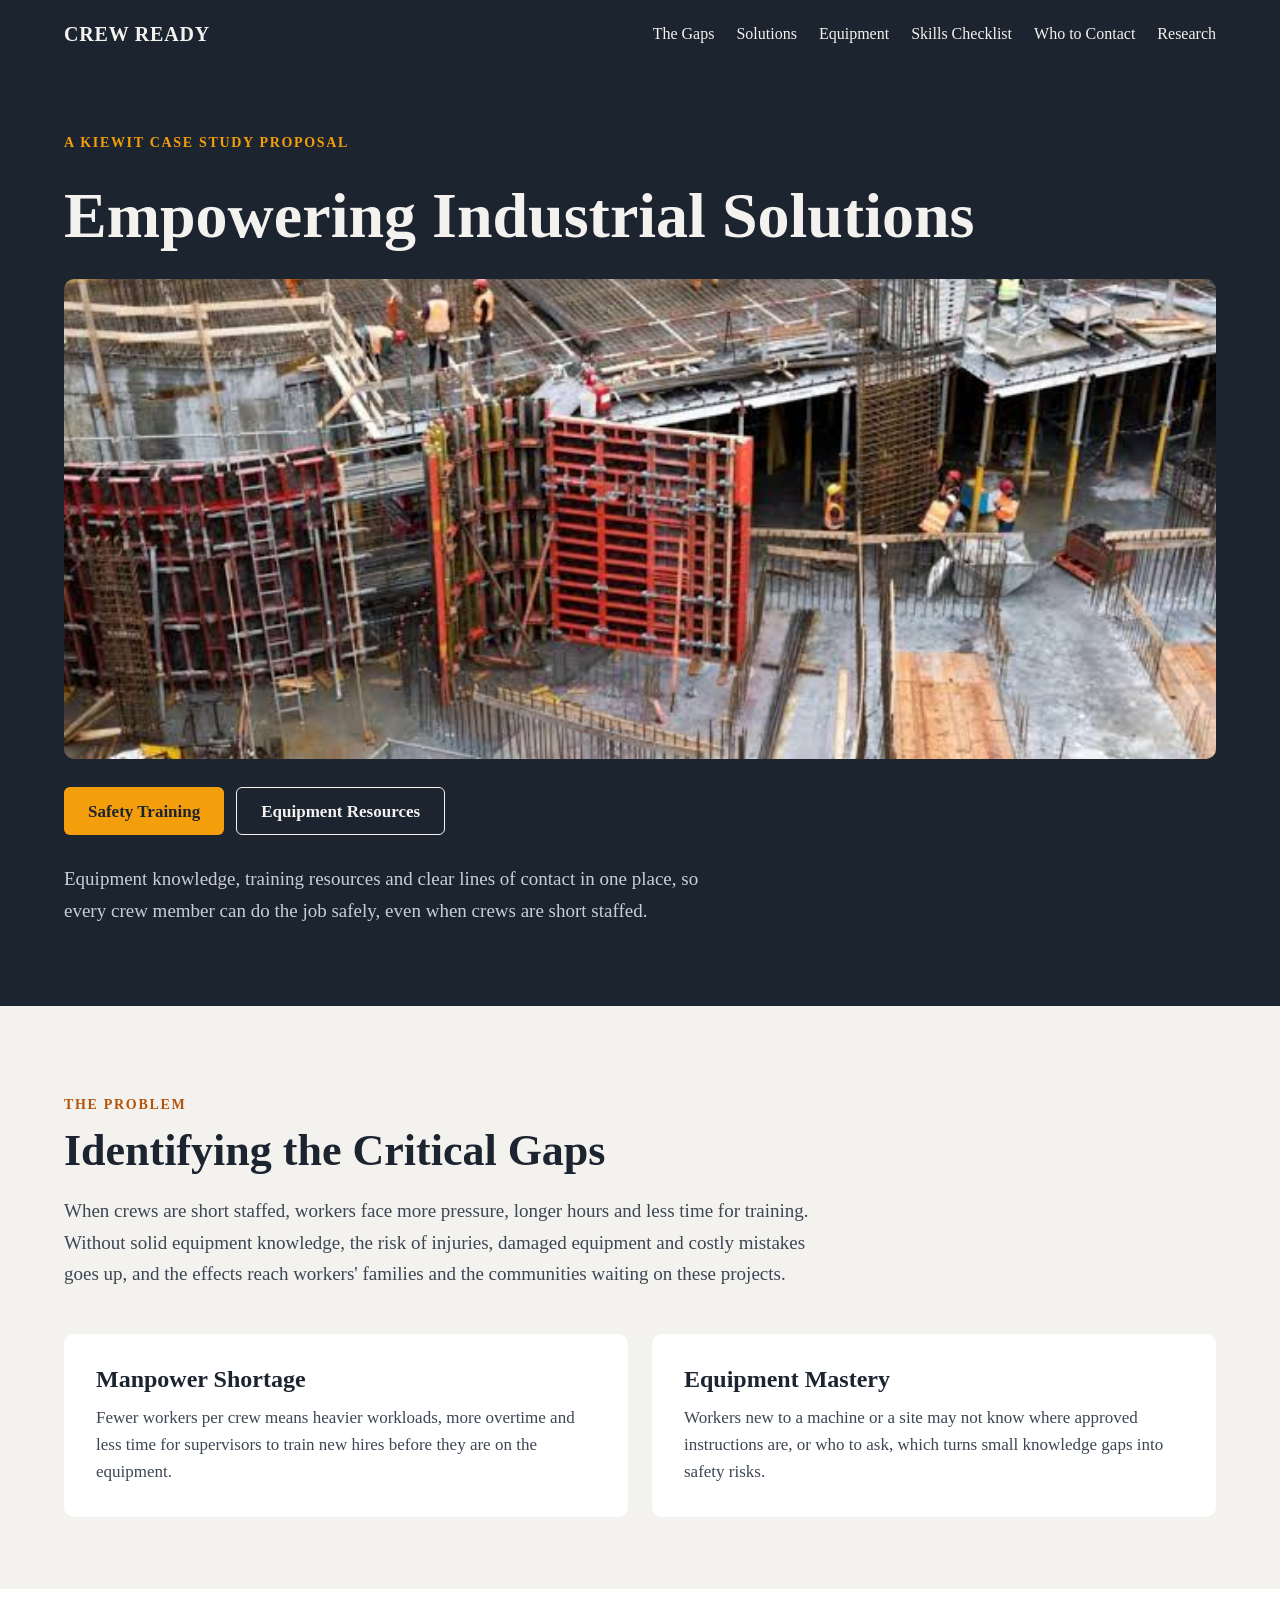
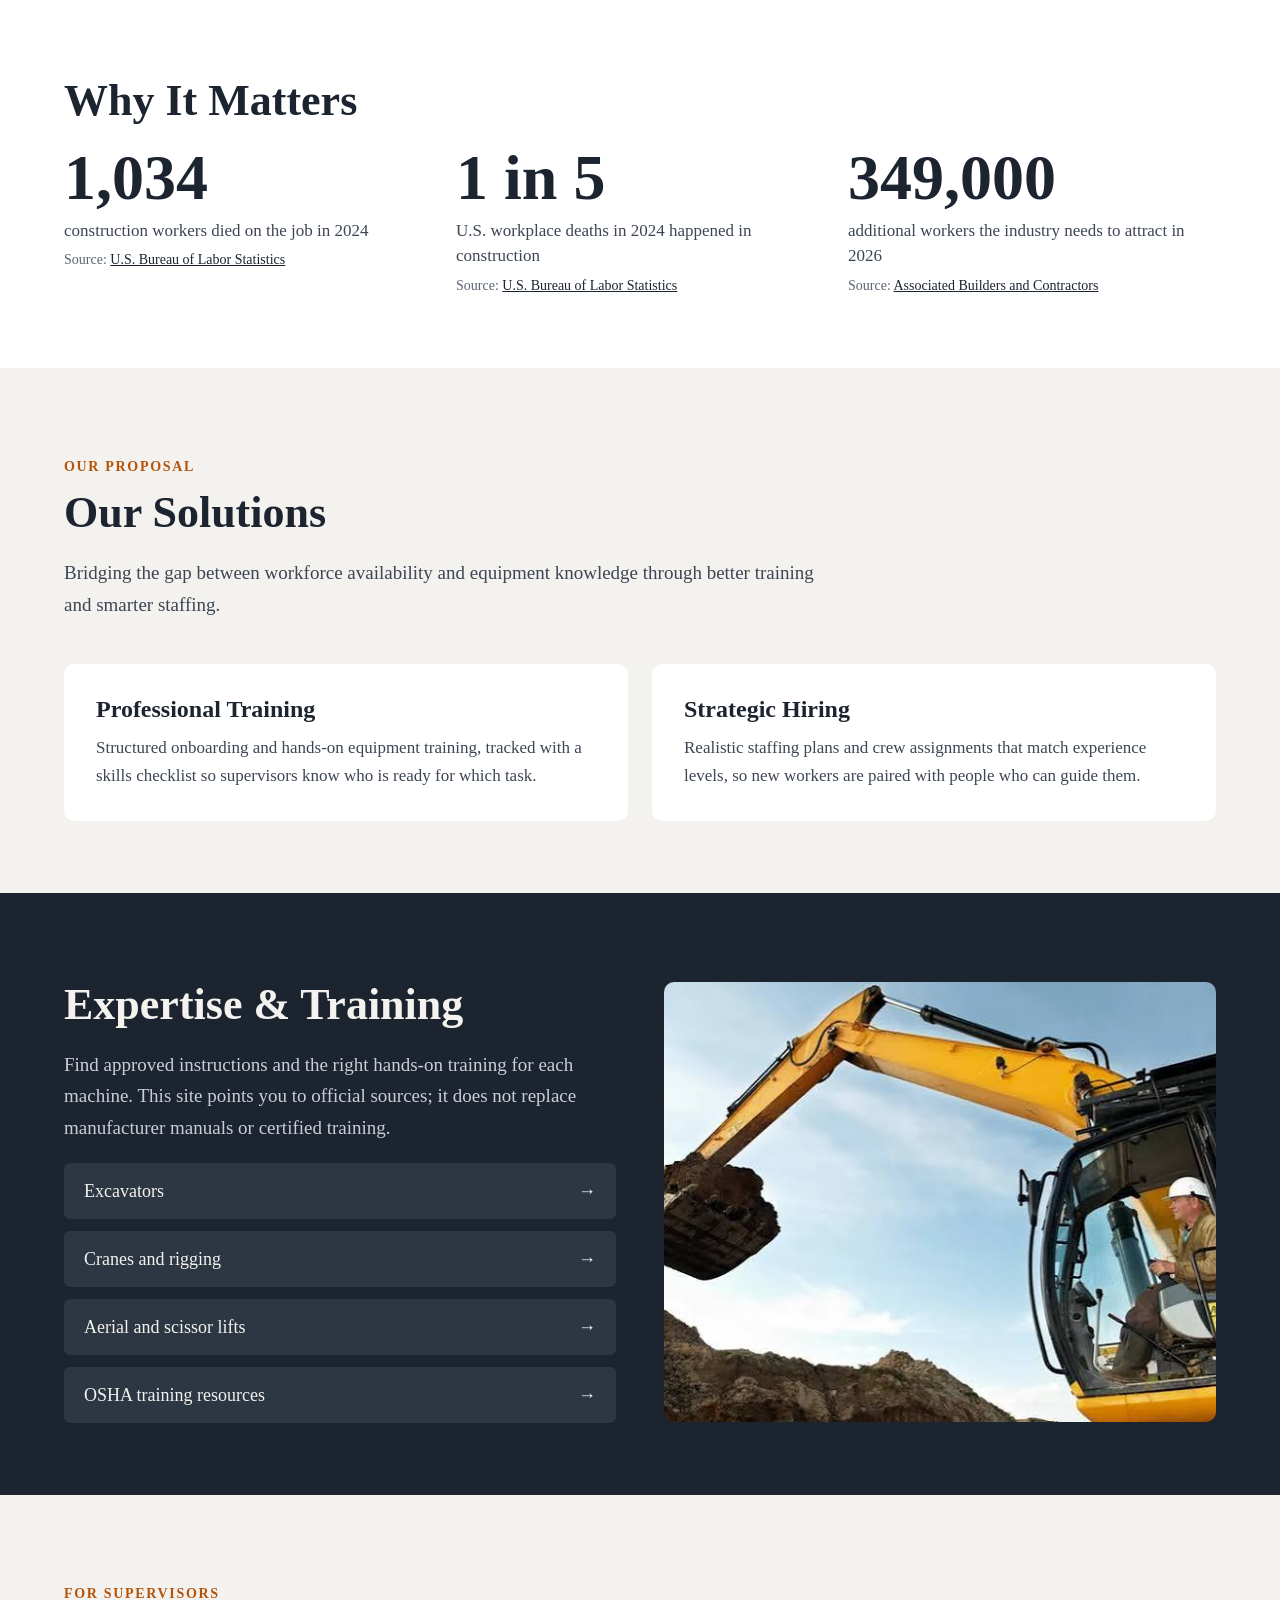
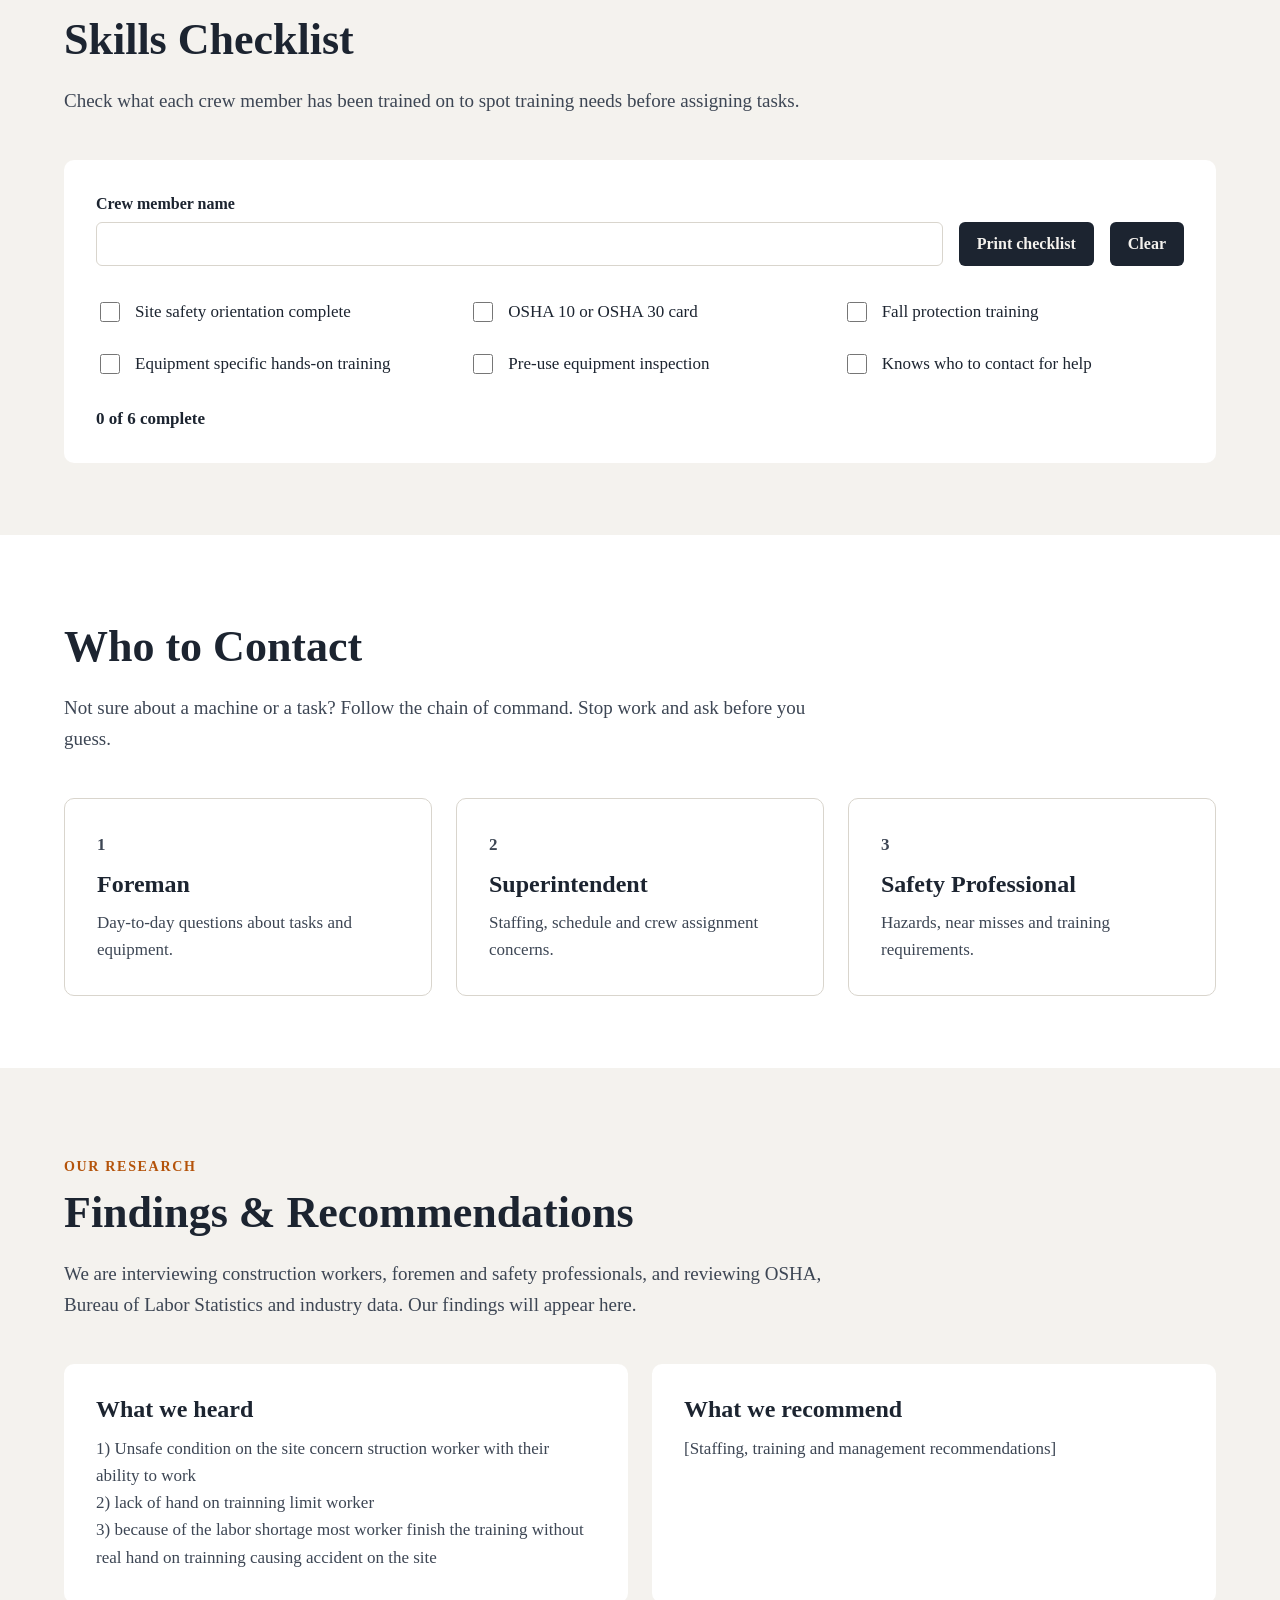
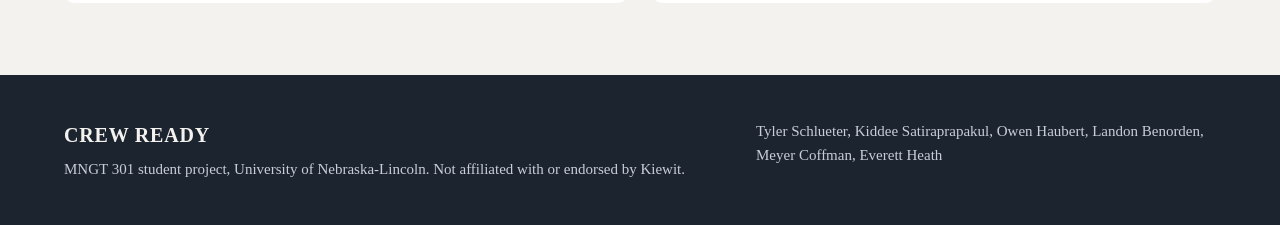
<file: index.html>
<!doctype html>
<html lang="en">
<head>
<meta charset="utf-8">
<title>Crew Ready</title>
<meta http-equiv="refresh" content="0; url=images/crew-ready/">
</head>
<body>
<p><a href="images/crew-ready/">Go to the Crew Ready site</a></p>
</body>
</html>
</file>
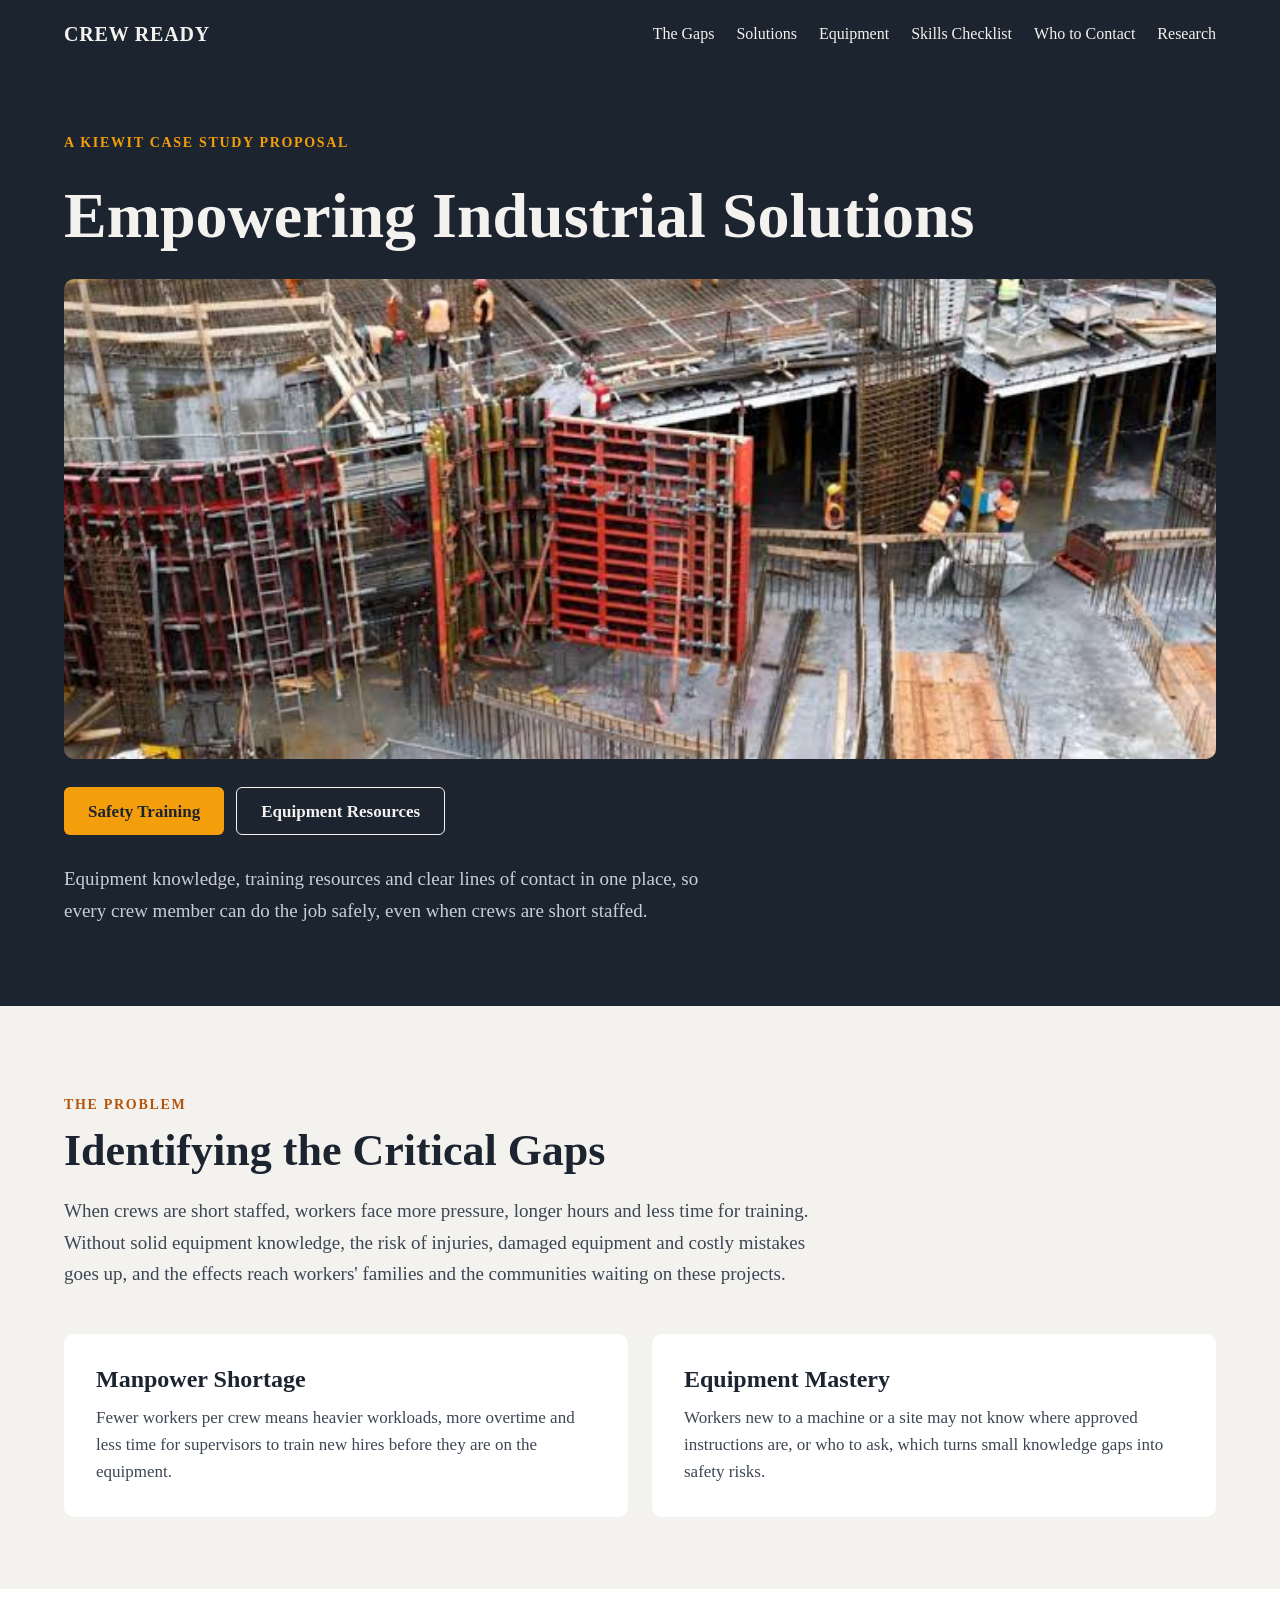
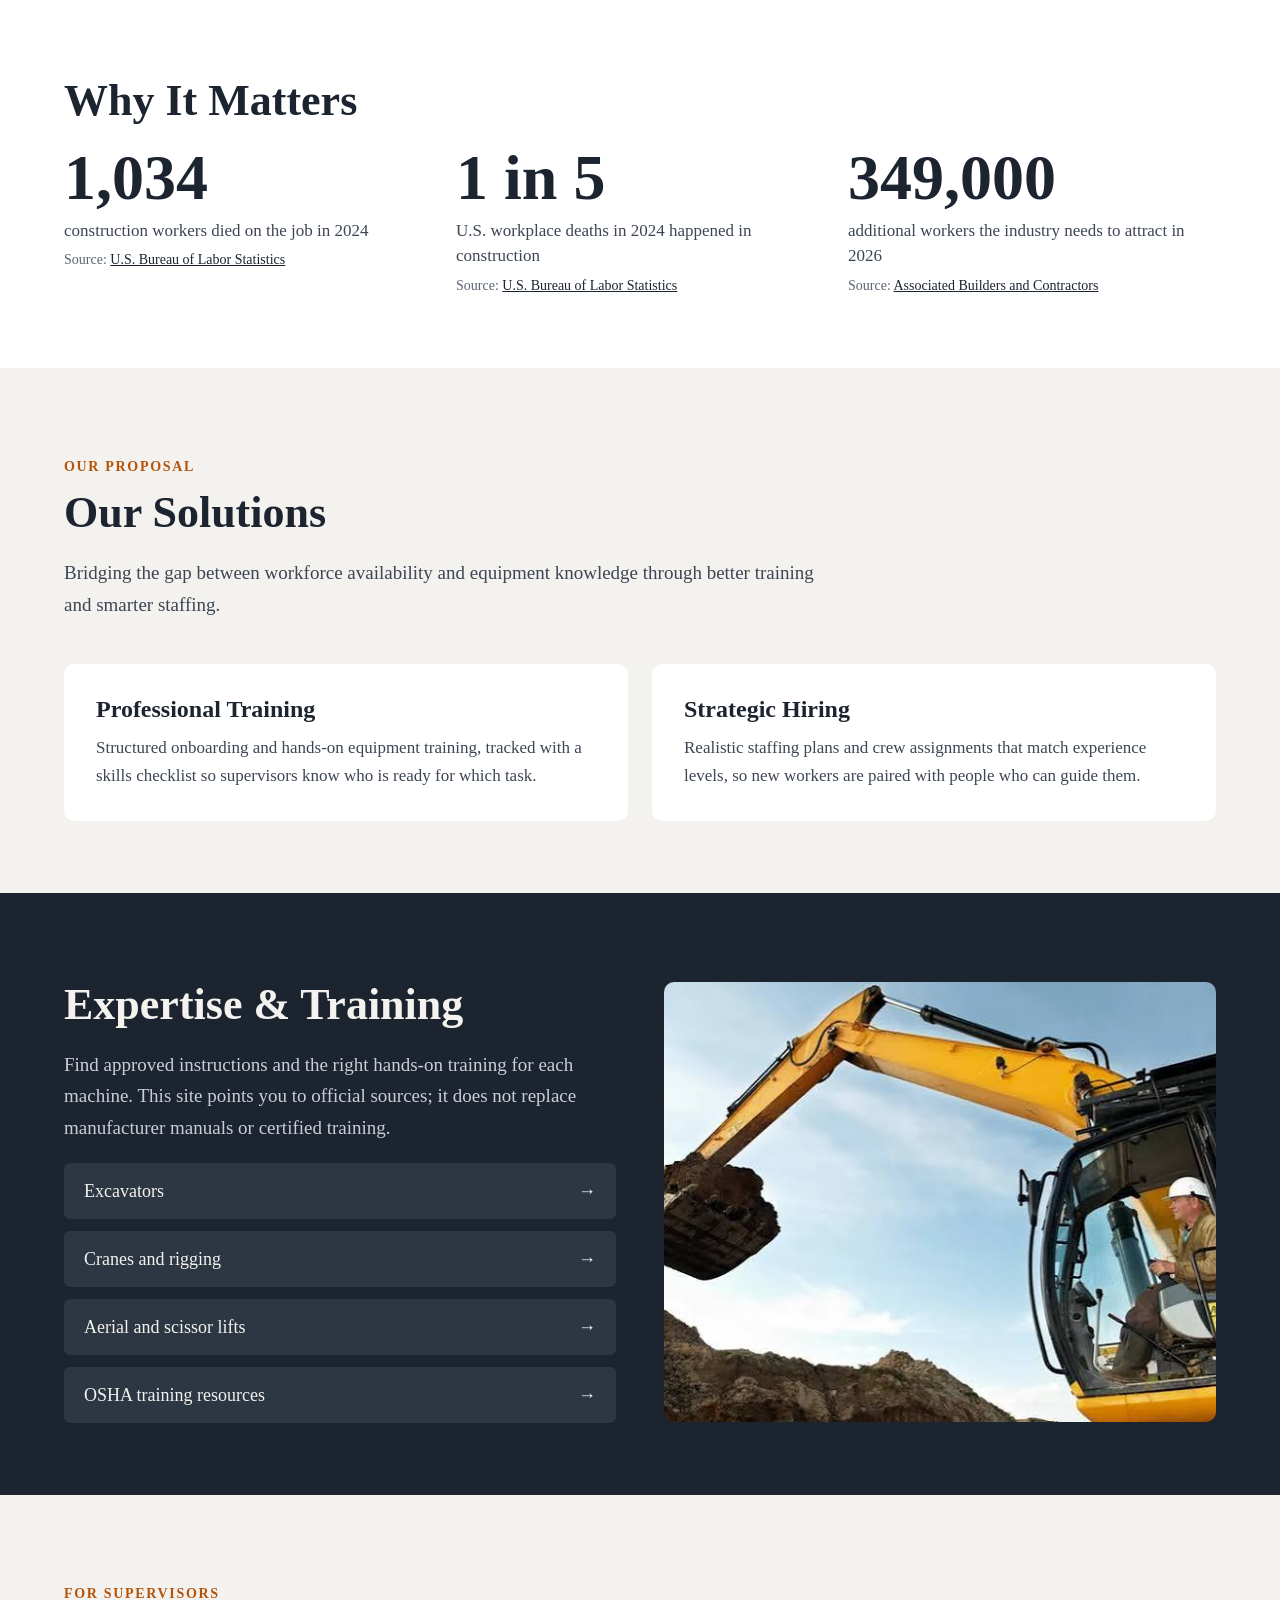
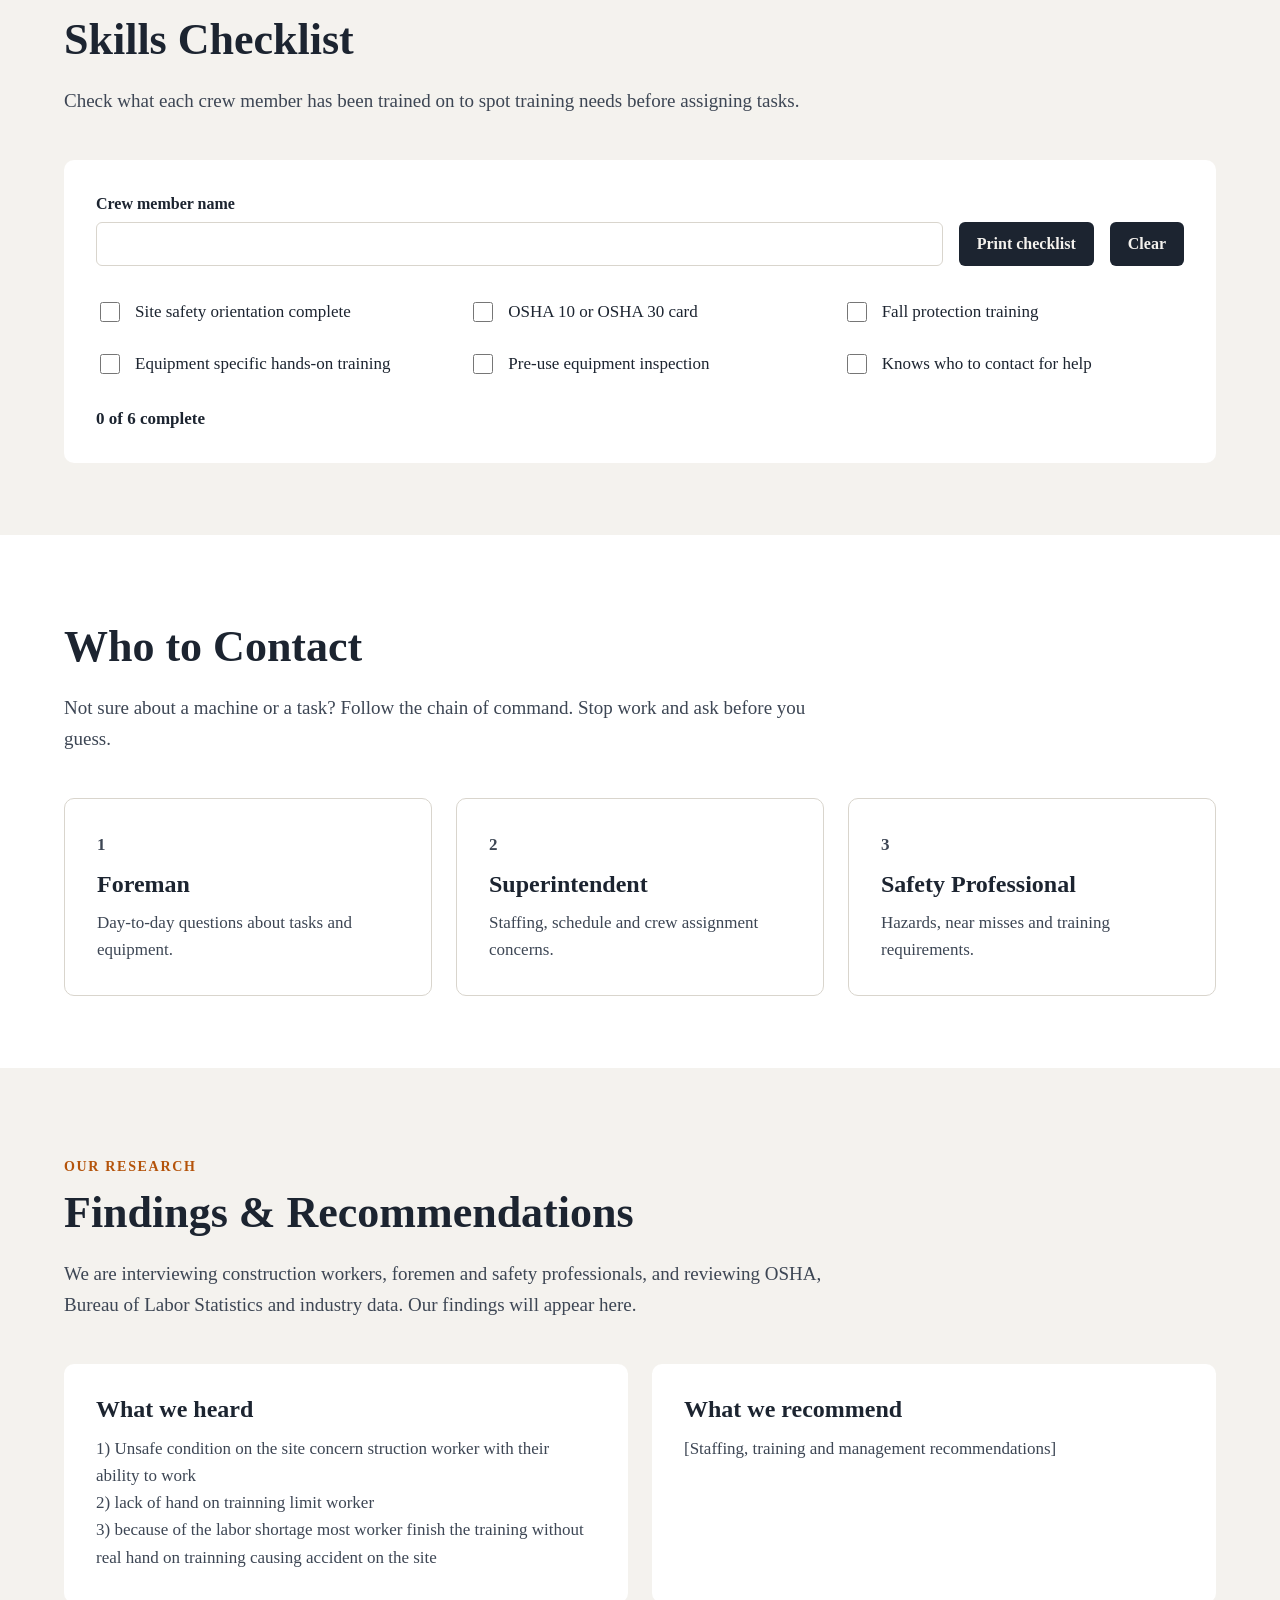
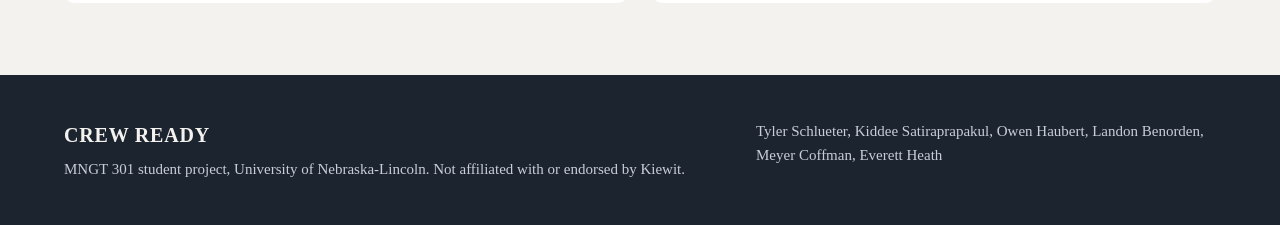
<file: images/crew-ready/index.html>
<!doctype html>
<html lang="en">
<head>
<meta charset="utf-8">
<meta name="viewport" content="width=device-width, initial-scale=1">
<title>Crew Ready | Building Safer Construction Crews</title>
<meta name="description" content="A MNGT 301 student proposal on construction labor shortages and equipment knowledge gaps, with training resources, a skills checklist and a guide to who to contact.">
<link rel="stylesheet" href="styles.css">
</head>
<body>

<header class="site-header">
  <div class="wrap">
    <a class="brand" href="index.html">CREW READY</a>
    <nav class="nav" aria-label="Main">
      <a href="#gaps">The Gaps</a>
      <a href="#solutions">Solutions</a>
      <a href="#equipment">Equipment</a>
      <a href="#checklist">Skills Checklist</a>
      <a href="#contact">Who to Contact</a>
      <a href="#research">Research</a>
    </nav>
  </div>
</header>

<main>

<section class="hero dark" id="top">
  <div class="wrap">
    <p class="eyebrow">A Kiewit Case Study Proposal</p>
    <h1>Empowering Industrial Solutions</h1>
    <img class="hero-img" src="images/job-site.png" alt="Construction crew in hard hats and safety vests working on rebar and concrete forms">
    <div class="buttons">
      <a class="btn btn-primary" href="training/osha-training.html">Safety Training</a>
      <a class="btn btn-outline" href="#equipment">Equipment Resources</a>
    </div>
    <p class="lead">Equipment knowledge, training resources and clear lines of contact in one place, so every crew member can do the job safely, even when crews are short staffed.</p>
  </div>
</section>

<section id="gaps">
  <div class="wrap">
    <p class="eyebrow">The Problem</p>
    <h2>Identifying the Critical Gaps</h2>
    <p class="lead">When crews are short staffed, workers face more pressure, longer hours and less time for training. Without solid equipment knowledge, the risk of injuries, damaged equipment and costly mistakes goes up, and the effects reach workers' families and the communities waiting on these projects.</p>
    <div class="grid">
      <div class="card">
        <h3>Manpower Shortage</h3>
        <p>Fewer workers per crew means heavier workloads, more overtime and less time for supervisors to train new hires before they are on the equipment.</p>
      </div>
      <div class="card">
        <h3>Equipment Mastery</h3>
        <p>Workers new to a machine or a site may not know where approved instructions are, or who to ask, which turns small knowledge gaps into safety risks.</p>
      </div>
    </div>
  </div>
</section>

<section class="light" aria-labelledby="why">
  <div class="wrap">
    <h2 id="why">Why It Matters</h2>
    <div class="grid">
      <div>
        <p class="stat-num">1,034</p>
        <p class="stat-label">construction workers died on the job in 2024</p>
        <p class="stat-source">Source: <a href="https://www.bls.gov/news.release/cfoi.nr0.htm">U.S. Bureau of Labor Statistics</a></p>
      </div>
      <div>
        <p class="stat-num">1 in 5</p>
        <p class="stat-label">U.S. workplace deaths in 2024 happened in construction</p>
        <p class="stat-source">Source: <a href="https://www.bls.gov/news.release/cfoi.nr0.htm">U.S. Bureau of Labor Statistics</a></p>
      </div>
      <div>
        <p class="stat-num">349,000</p>
        <p class="stat-label">additional workers the industry needs to attract in 2026</p>
        <p class="stat-source">Source: <a href="https://www.abc.org/wfshortage">Associated Builders and Contractors</a></p>
      </div>
    </div>
  </div>
</section>

<section id="solutions">
  <div class="wrap">
    <p class="eyebrow">Our Proposal</p>
    <h2>Our Solutions</h2>
    <p class="lead">Bridging the gap between workforce availability and equipment knowledge through better training and smarter staffing.</p>
    <div class="grid">
      <div class="card">
        <h3>Professional Training</h3>
        <p>Structured onboarding and hands-on equipment training, tracked with a skills checklist so supervisors know who is ready for which task.</p>
      </div>
      <div class="card">
        <h3>Strategic Hiring</h3>
        <p>Realistic staffing plans and crew assignments that match experience levels, so new workers are paired with people who can guide them.</p>
      </div>
    </div>
  </div>
</section>

<section class="dark" id="equipment">
  <div class="wrap split">
    <div>
      <h2>Expertise &amp; Training</h2>
      <p class="lead" style="margin-bottom: 20px">Find approved instructions and the right hands-on training for each machine. This site points you to official sources; it does not replace manufacturer manuals or certified training.</p>
      <div class="link-list">
        <a class="link-row" href="training/excavators.html"><span>Excavators</span><span aria-hidden="true">&rarr;</span></a>
        <a class="link-row" href="training/cranes-rigging.html"><span>Cranes and rigging</span><span aria-hidden="true">&rarr;</span></a>
        <a class="link-row" href="training/aerial-lifts.html"><span>Aerial and scissor lifts</span><span aria-hidden="true">&rarr;</span></a>
        <a class="link-row" href="training/osha-training.html"><span>OSHA training resources</span><span aria-hidden="true">&rarr;</span></a>
      </div>
    </div>
    <img class="split-img" src="images/excavator.png" alt="Excavator operator in a hard hat lifting a bucket of soil">
  </div>
</section>

<section id="checklist">
  <div class="wrap">
    <p class="eyebrow">For Supervisors</p>
    <h2>Skills Checklist</h2>
    <p class="lead">Check what each crew member has been trained on to spot training needs before assigning tasks.</p>
    <form class="checklist" id="skills-form">
      <div class="checklist-top">
        <label>Crew member name
          <input type="text" name="worker" autocomplete="off">
        </label>
        <button type="button" class="btn btn-small" id="print-btn">Print checklist</button>
        <button type="reset" class="btn btn-small">Clear</button>
      </div>
      <fieldset class="checks">
        <legend class="sr-only" style="position:absolute;left:-9999px">Training completed</legend>
        <label><input type="checkbox"> Site safety orientation complete</label>
        <label><input type="checkbox"> OSHA 10 or OSHA 30 card</label>
        <label><input type="checkbox"> Fall protection training</label>
        <label><input type="checkbox"> Equipment specific hands-on training</label>
        <label><input type="checkbox"> Pre-use equipment inspection</label>
        <label><input type="checkbox"> Knows who to contact for help</label>
      </fieldset>
      <p class="progress" id="progress" aria-live="polite">0 of 6 complete</p>
    </form>
  </div>
</section>

<section class="light" id="contact">
  <div class="wrap">
    <h2>Who to Contact</h2>
    <p class="lead">Not sure about a machine or a task? Follow the chain of command. Stop work and ask before you guess.</p>
    <div class="grid">
      <div class="card">
        <p class="step-num">1</p>
        <h3>Foreman</h3>
        <p>Day-to-day questions about tasks and equipment.</p>
      </div>
      <div class="card">
        <p class="step-num">2</p>
        <h3>Superintendent</h3>
        <p>Staffing, schedule and crew assignment concerns.</p>
      </div>
      <div class="card">
        <p class="step-num">3</p>
        <h3>Safety Professional</h3>
        <p>Hazards, near misses and training requirements.</p>
      </div>
    </div>
  </div>
</section>

<section id="research">
  <div class="wrap">
    <p class="eyebrow">Our Research</p>
    <h2>Findings &amp; Recommendations</h2>
    <p class="lead">We are interviewing construction workers, foremen and safety professionals, and reviewing OSHA, Bureau of Labor Statistics and industry data. Our findings will appear here.</p>
    <div class="grid">
      <div class="card">
        <h3>What we heard</h3>
        <p>1) Unsafe condition on the site concern struction worker with their ability to work <br> 
          2) lack of hand on trainning limit worker <br>
          3) because of the labor shortage most worker finish the training without real hand on trainning causing accident on the site</p>
      </div>
      <div class="card">
        <h3>What we recommend</h3>
        <p>[Staffing, training and management recommendations]</p>
      </div>
    </div>
  </div>
</section>

</main>

<footer class="site-footer">
  <div class="wrap">
    <div>
      <a class="brand" href="index.html">CREW READY</a>
      <p>MNGT 301 student project, University of Nebraska-Lincoln. Not affiliated with or endorsed by Kiewit.</p>
    </div>
    <p style="max-width: 460px"> Tyler Schlueter, Kiddee Satiraprapakul, Owen Haubert, Landon Benorden, Meyer Coffman, Everett Heath</p>
  </div>
</footer>

<script>
  (function () {
    var form = document.getElementById('skills-form');
    var boxes = form.querySelectorAll('.checks input[type="checkbox"]');
    var progress = document.getElementById('progress');
    function update() {
      var done = 0;
      boxes.forEach(function (b) { if (b.checked) done++; });
      progress.textContent = done + ' of ' + boxes.length + ' complete';
    }
    form.addEventListener('change', update);
    form.addEventListener('reset', function () { setTimeout(update, 0); });
    document.getElementById('print-btn').addEventListener('click', function () { window.print(); });
  })();
</script>
</body>
</html>
</file>
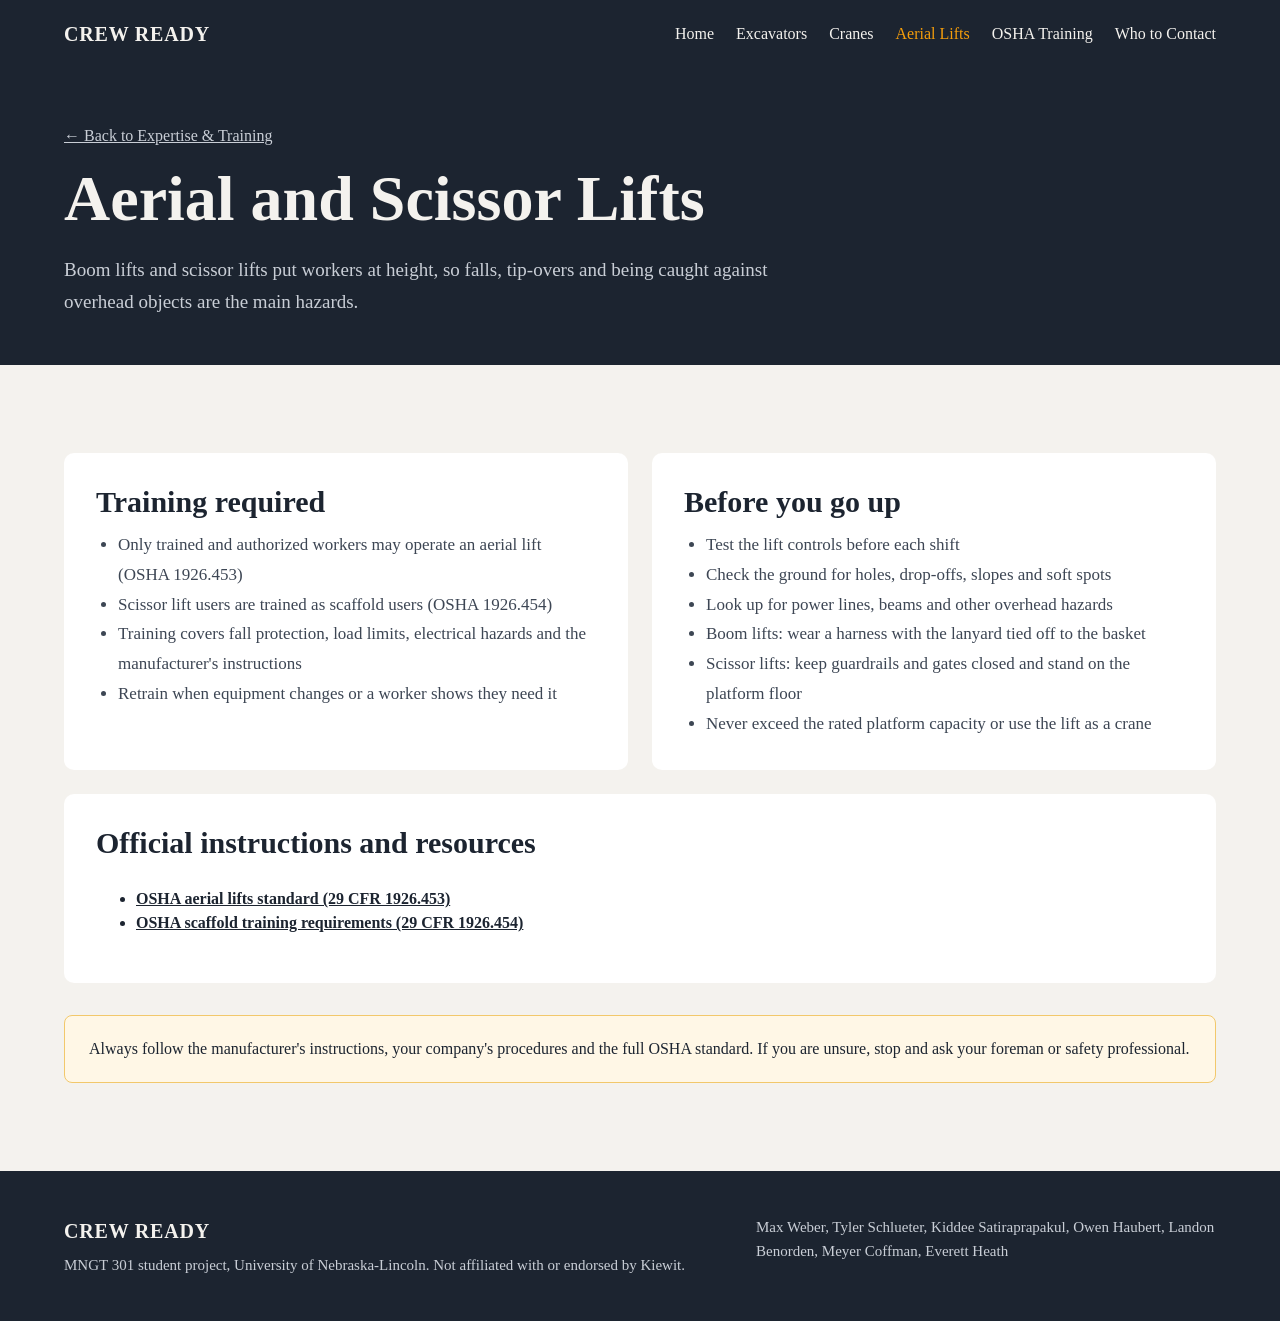
<file: images/crew-ready/training/aerial-lifts.html>
<!doctype html>
<html lang="en">
<head>
<meta charset="utf-8">
<meta name="viewport" content="width=device-width, initial-scale=1">
<title>Aerial and Scissor Lifts | Crew Ready</title>
<link rel="stylesheet" href="../styles.css">
</head>
<body>

<header class="site-header">
  <div class="wrap">
    <a class="brand" href="../index.html">CREW READY</a>
    <nav class="nav" aria-label="Training pages">
      <a href="../index.html">Home</a>
      <a href="excavators.html">Excavators</a>
      <a href="cranes-rigging.html">Cranes</a>
      <a href="aerial-lifts.html" aria-current="page">Aerial Lifts</a>
      <a href="osha-training.html">OSHA Training</a>
      <a href="../index.html#contact">Who to Contact</a>
    </nav>
  </div>
</header>

<main>
  <section class="dark page-hero">
    <div class="wrap">
      <p class="breadcrumb"><a href="../index.html#equipment">&larr; Back to Expertise &amp; Training</a></p>
      <h1>Aerial and Scissor Lifts</h1>
      <p class="lead" style="margin: 20px 0 0">Boom lifts and scissor lifts put workers at height, so falls, tip-overs and being caught against overhead objects are the main hazards.</p>
    </div>
  </section>

  <section>
    <div class="wrap">
      <div class="detail">
        <div class="card">
          <h2 style="font-size: 30px; margin: 0">Training required</h2>
          <ul>
          <li>Only trained and authorized workers may operate an aerial lift (OSHA 1926.453)</li>
          <li>Scissor lift users are trained as scaffold users (OSHA 1926.454)</li>
          <li>Training covers fall protection, load limits, electrical hazards and the manufacturer's instructions</li>
          <li>Retrain when equipment changes or a worker shows they need it</li>
          </ul>
        </div>
        <div class="card">
          <h2 style="font-size: 30px; margin: 0">Before you go up</h2>
          <ul>
          <li>Test the lift controls before each shift</li>
          <li>Check the ground for holes, drop-offs, slopes and soft spots</li>
          <li>Look up for power lines, beams and other overhead hazards</li>
          <li>Boom lifts: wear a harness with the lanyard tied off to the basket</li>
          <li>Scissor lifts: keep guardrails and gates closed and stand on the platform floor</li>
          <li>Never exceed the rated platform capacity or use the lift as a crane</li>
          </ul>
        </div>
      </div>

      <div class="card" style="margin-top: 24px">
        <h2 style="font-size: 30px; margin: 0">Official instructions and resources</h2>
        <ul>
          <li><a class="source-link" href="https://www.osha.gov/laws-regs/regulations/standardnumber/1926/1926.453">OSHA aerial lifts standard (29 CFR 1926.453)</a></li>
          <li><a class="source-link" href="https://www.osha.gov/laws-regs/regulations/standardnumber/1926/1926.454">OSHA scaffold training requirements (29 CFR 1926.454)</a></li>
        </ul>
      </div>

      <p class="note"> Always follow the manufacturer's instructions, your company's procedures and the full OSHA standard. If you are unsure, stop and ask your foreman or safety professional.</p>
    </div>
  </section>
</main>

<footer class="site-footer">
  <div class="wrap">
    <div>
      <a class="brand" href="../index.html">CREW READY</a>
      <p>MNGT 301 student project, University of Nebraska-Lincoln. Not affiliated with or endorsed by Kiewit.</p>
    </div>
    <p style="max-width: 460px">Max Weber, Tyler Schlueter, Kiddee Satiraprapakul, Owen Haubert, Landon Benorden, Meyer Coffman, Everett Heath</p>
  </div>
</footer>
</body>
</html>
</file>
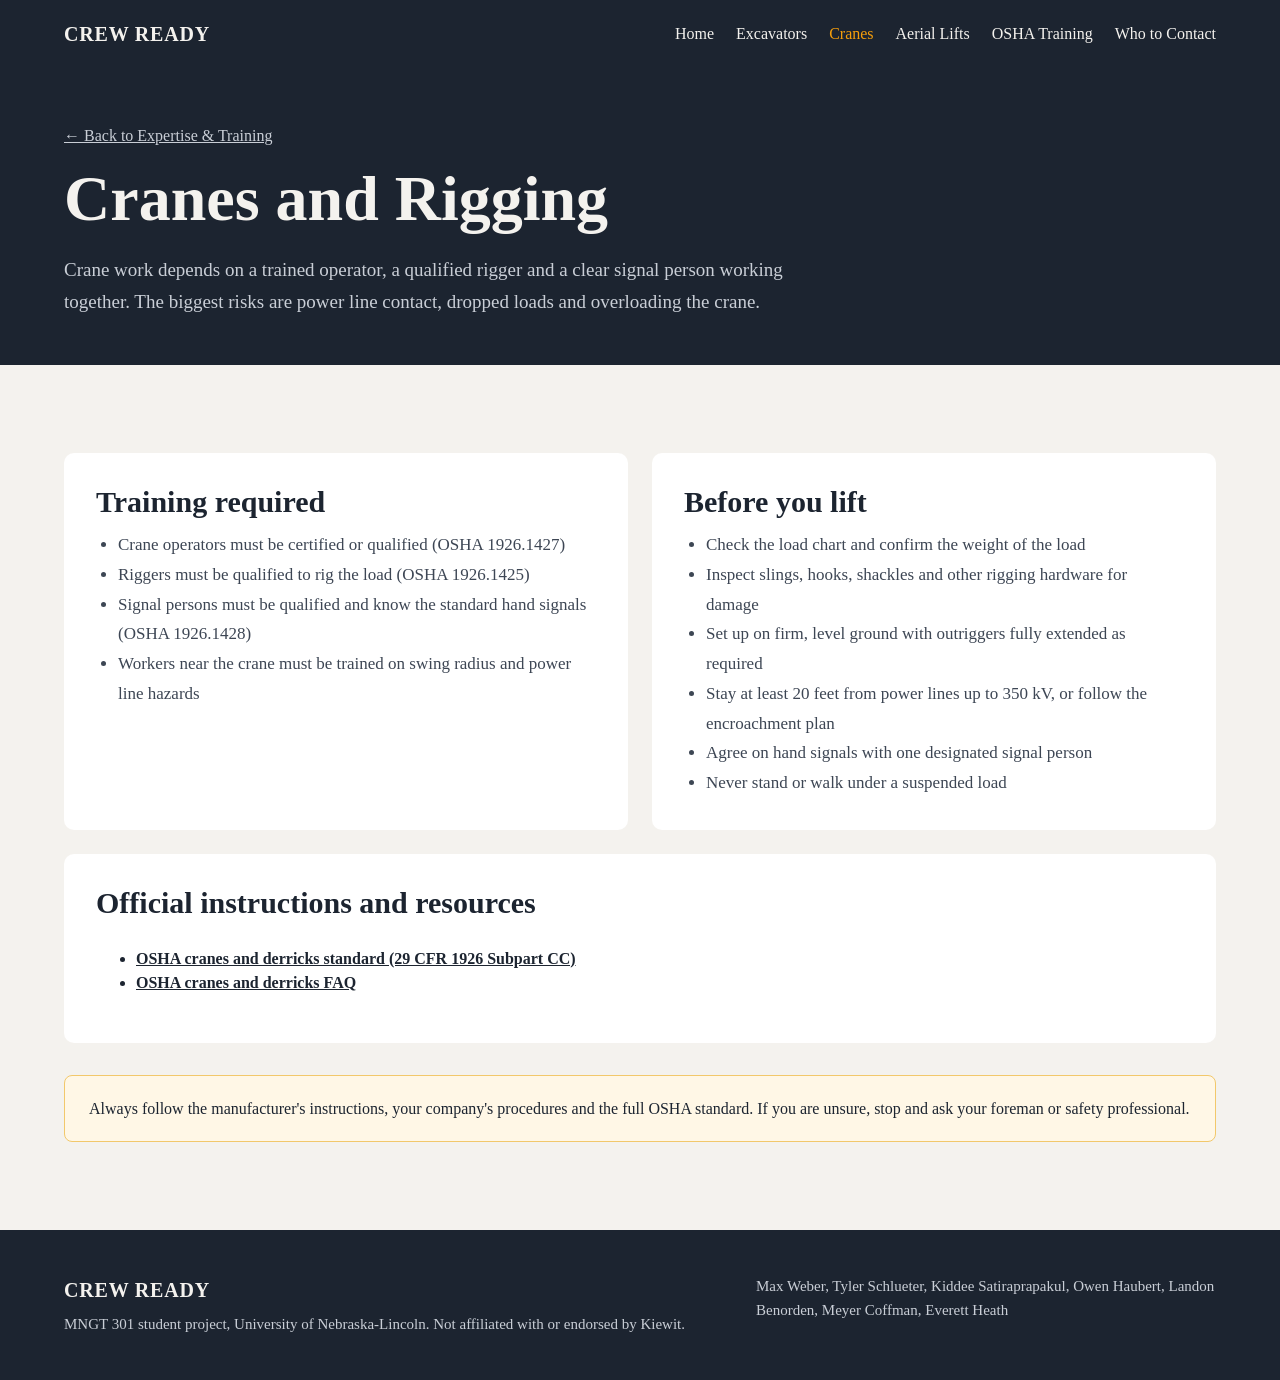
<file: images/crew-ready/training/cranes-rigging.html>
<!doctype html>
<html lang="en">
<head>
<meta charset="utf-8">
<meta name="viewport" content="width=device-width, initial-scale=1">
<title>Cranes and Rigging | Crew Ready</title>
<link rel="stylesheet" href="../styles.css">
</head>
<body>

<header class="site-header">
  <div class="wrap">
    <a class="brand" href="../index.html">CREW READY</a>
    <nav class="nav" aria-label="Training pages">
      <a href="../index.html">Home</a>
      <a href="excavators.html">Excavators</a>
      <a href="cranes-rigging.html" aria-current="page">Cranes</a>
      <a href="aerial-lifts.html">Aerial Lifts</a>
      <a href="osha-training.html">OSHA Training</a>
      <a href="../index.html#contact">Who to Contact</a>
    </nav>
  </div>
</header>

<main>
  <section class="dark page-hero">
    <div class="wrap">
      <p class="breadcrumb"><a href="../index.html#equipment">&larr; Back to Expertise &amp; Training</a></p>
      <h1>Cranes and Rigging</h1>
      <p class="lead" style="margin: 20px 0 0">Crane work depends on a trained operator, a qualified rigger and a clear signal person working together. The biggest risks are power line contact, dropped loads and overloading the crane.</p>
    </div>
  </section>

  <section>
    <div class="wrap">
      <div class="detail">
        <div class="card">
          <h2 style="font-size: 30px; margin: 0">Training required</h2>
          <ul>
          <li>Crane operators must be certified or qualified (OSHA 1926.1427)</li>
          <li>Riggers must be qualified to rig the load (OSHA 1926.1425)</li>
          <li>Signal persons must be qualified and know the standard hand signals (OSHA 1926.1428)</li>
          <li>Workers near the crane must be trained on swing radius and power line hazards</li>
          </ul>
        </div>
        <div class="card">
          <h2 style="font-size: 30px; margin: 0">Before you lift</h2>
          <ul>
          <li>Check the load chart and confirm the weight of the load</li>
          <li>Inspect slings, hooks, shackles and other rigging hardware for damage</li>
          <li>Set up on firm, level ground with outriggers fully extended as required</li>
          <li>Stay at least 20 feet from power lines up to 350 kV, or follow the encroachment plan</li>
          <li>Agree on hand signals with one designated signal person</li>
          <li>Never stand or walk under a suspended load</li>
          </ul>
        </div>
      </div>

      <div class="card" style="margin-top: 24px">
        <h2 style="font-size: 30px; margin: 0">Official instructions and resources</h2>
        <ul>
          <li><a class="source-link" href="https://www.osha.gov/laws-regs/regulations/standardnumber/1926/1926subpartCC">OSHA cranes and derricks standard (29 CFR 1926 Subpart CC)</a></li>
          <li><a class="source-link" href="https://www.osha.gov/cranes-derricks-construction/faq">OSHA cranes and derricks FAQ</a></li>
        </ul>
      </div>

      <p class="note">Always follow the manufacturer's instructions, your company's procedures and the full OSHA standard. If you are unsure, stop and ask your foreman or safety professional.</p>
    </div>
  </section>
</main>

<footer class="site-footer">
  <div class="wrap">
    <div>
      <a class="brand" href="../index.html">CREW READY</a>
      <p>MNGT 301 student project, University of Nebraska-Lincoln. Not affiliated with or endorsed by Kiewit.</p>
    </div>
    <p style="max-width: 460px">Max Weber, Tyler Schlueter, Kiddee Satiraprapakul, Owen Haubert, Landon Benorden, Meyer Coffman, Everett Heath</p>
  </div>
</footer>
</body>
</html>
</file>
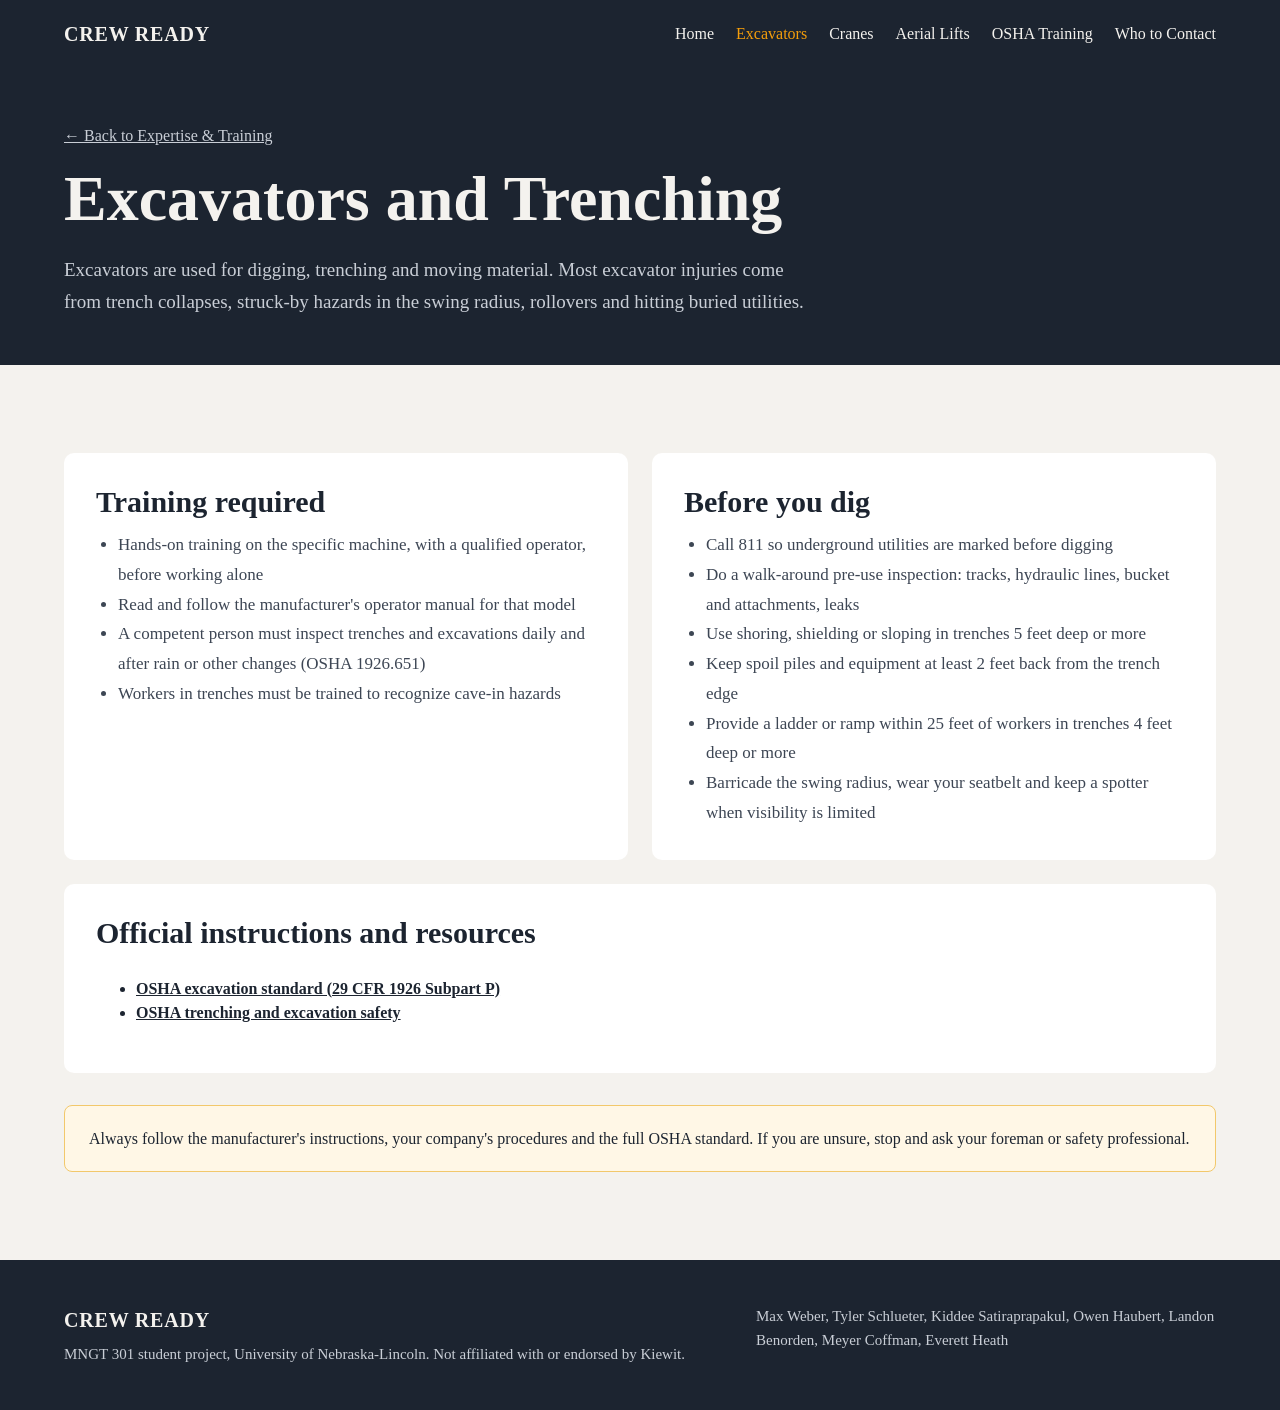
<file: images/crew-ready/training/excavators.html>
<!doctype html>
<html lang="en">
<head>
<meta charset="utf-8">
<meta name="viewport" content="width=device-width, initial-scale=1">
<title>Excavators and Trenching | Crew Ready</title>
<link rel="stylesheet" href="../styles.css">
</head>
<body>

<header class="site-header">
  <div class="wrap">
    <a class="brand" href="../index.html">CREW READY</a>
    <nav class="nav" aria-label="Training pages">
      <a href="../index.html">Home</a>
      <a href="excavators.html" aria-current="page">Excavators</a>
      <a href="cranes-rigging.html">Cranes</a>
      <a href="aerial-lifts.html">Aerial Lifts</a>
      <a href="osha-training.html">OSHA Training</a>
      <a href="../index.html#contact">Who to Contact</a>
    </nav>
  </div>
</header>

<main>
  <section class="dark page-hero">
    <div class="wrap">
      <p class="breadcrumb"><a href="../index.html#equipment">&larr; Back to Expertise &amp; Training</a></p>
      <h1>Excavators and Trenching</h1>
      <p class="lead" style="margin: 20px 0 0">Excavators are used for digging, trenching and moving material. Most excavator injuries come from trench collapses, struck-by hazards in the swing radius, rollovers and hitting buried utilities.</p>
    </div>
  </section>

  <section>
    <div class="wrap">
      <div class="detail">
        <div class="card">
          <h2 style="font-size: 30px; margin: 0">Training required</h2>
          <ul>
          <li>Hands-on training on the specific machine, with a qualified operator, before working alone</li>
          <li>Read and follow the manufacturer's operator manual for that model</li>
          <li>A competent person must inspect trenches and excavations daily and after rain or other changes (OSHA 1926.651)</li>
          <li>Workers in trenches must be trained to recognize cave-in hazards</li>
          </ul>
        </div>
        <div class="card">
          <h2 style="font-size: 30px; margin: 0">Before you dig</h2>
          <ul>
          <li>Call 811 so underground utilities are marked before digging</li>
          <li>Do a walk-around pre-use inspection: tracks, hydraulic lines, bucket and attachments, leaks</li>
          <li>Use shoring, shielding or sloping in trenches 5 feet deep or more</li>
          <li>Keep spoil piles and equipment at least 2 feet back from the trench edge</li>
          <li>Provide a ladder or ramp within 25 feet of workers in trenches 4 feet deep or more</li>
          <li>Barricade the swing radius, wear your seatbelt and keep a spotter when visibility is limited</li>
          </ul>
        </div>
      </div>

      <div class="card" style="margin-top: 24px">
        <h2 style="font-size: 30px; margin: 0">Official instructions and resources</h2>
        <ul>
          <li><a class="source-link" href="https://www.osha.gov/laws-regs/regulations/standardnumber/1926/1926subpartP">OSHA excavation standard (29 CFR 1926 Subpart P)</a></li>
          <li><a class="source-link" href="https://www.osha.gov/trenching-excavation">OSHA trenching and excavation safety</a></li>
        </ul>
      </div>

      <p class="note">Always follow the manufacturer's instructions, your company's procedures and the full OSHA standard. If you are unsure, stop and ask your foreman or safety professional.</p>
    </div>
  </section>
</main>

<footer class="site-footer">
  <div class="wrap">
    <div>
      <a class="brand" href="../index.html">CREW READY</a>
      <p>MNGT 301 student project, University of Nebraska-Lincoln. Not affiliated with or endorsed by Kiewit.</p>
    </div>
    <p style="max-width: 460px">Max Weber, Tyler Schlueter, Kiddee Satiraprapakul, Owen Haubert, Landon Benorden, Meyer Coffman, Everett Heath</p>
  </div>
</footer>
</body>
</html>
</file>
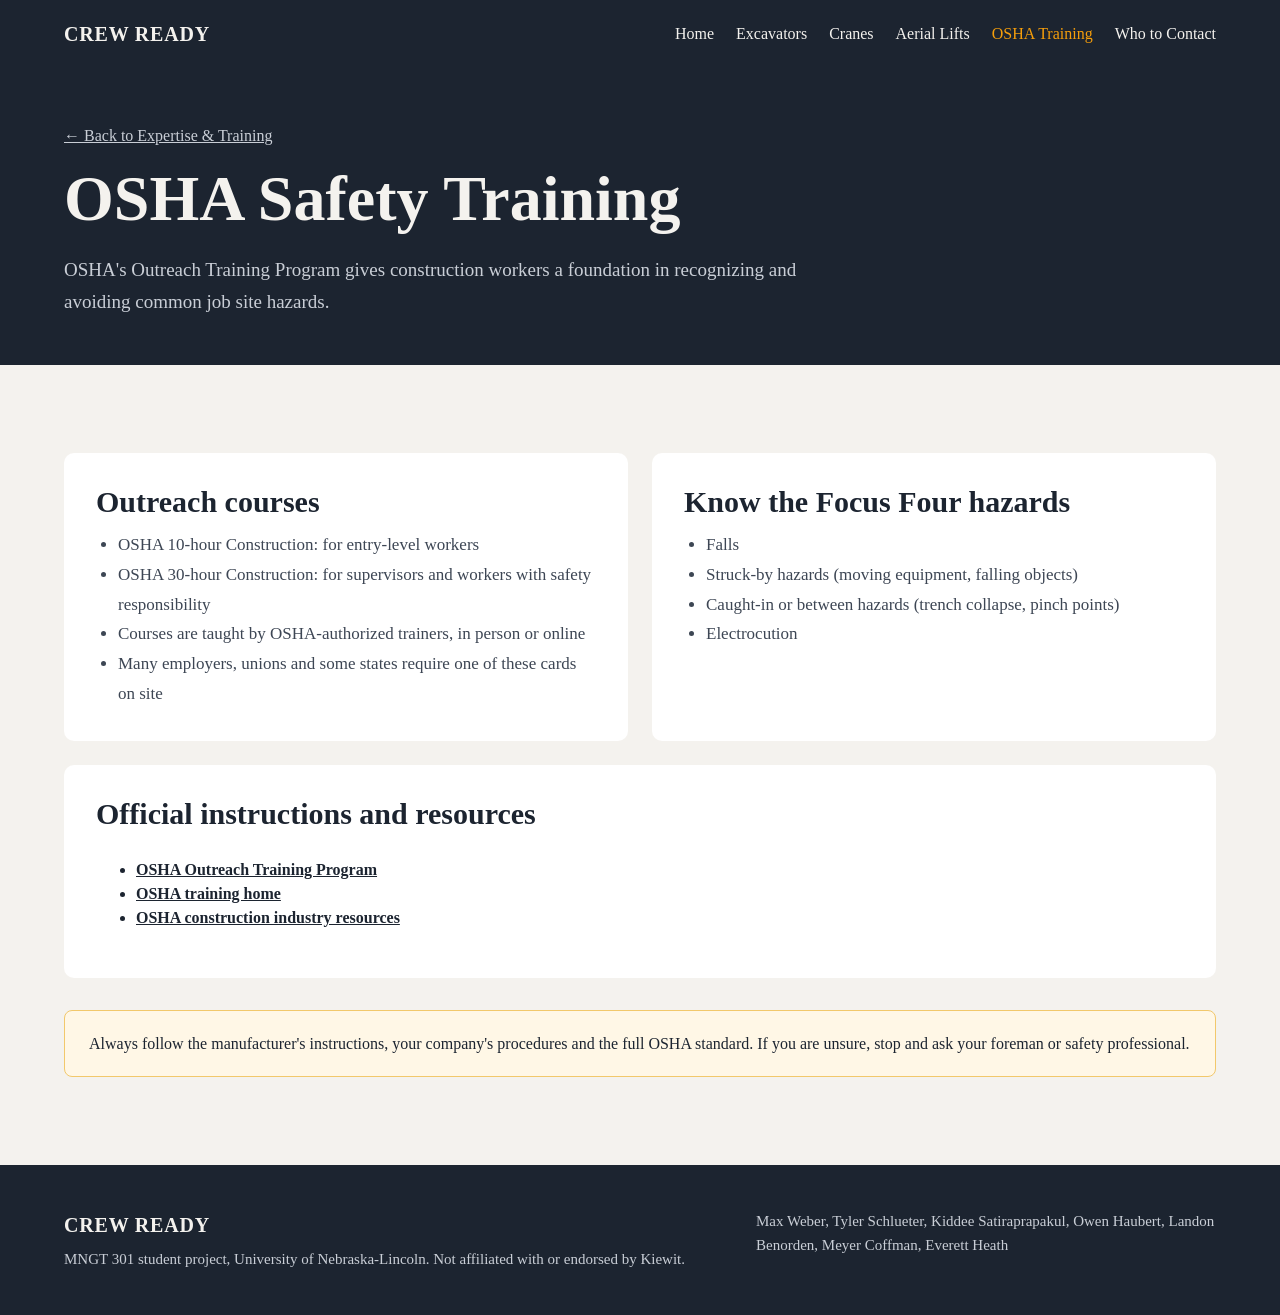
<file: images/crew-ready/training/osha-training.html>
<!doctype html>
<html lang="en">
<head>
<meta charset="utf-8">
<meta name="viewport" content="width=device-width, initial-scale=1">
<title>OSHA Safety Training | Crew Ready</title>
<link rel="stylesheet" href="../styles.css">
</head>
<body>

<header class="site-header">
  <div class="wrap">
    <a class="brand" href="../index.html">CREW READY</a>
    <nav class="nav" aria-label="Training pages">
      <a href="../index.html">Home</a>
      <a href="excavators.html">Excavators</a>
      <a href="cranes-rigging.html">Cranes</a>
      <a href="aerial-lifts.html">Aerial Lifts</a>
      <a href="osha-training.html" aria-current="page">OSHA Training</a>
      <a href="../index.html#contact">Who to Contact</a>
    </nav>
  </div>
</header>

<main>
  <section class="dark page-hero">
    <div class="wrap">
      <p class="breadcrumb"><a href="../index.html#equipment">&larr; Back to Expertise &amp; Training</a></p>
      <h1>OSHA Safety Training</h1>
      <p class="lead" style="margin: 20px 0 0">OSHA's Outreach Training Program gives construction workers a foundation in recognizing and avoiding common job site hazards.</p>
    </div>
  </section>

  <section>
    <div class="wrap">
      <div class="detail">
        <div class="card">
          <h2 style="font-size: 30px; margin: 0">Outreach courses</h2>
          <ul>
          <li>OSHA 10-hour Construction: for entry-level workers</li>
          <li>OSHA 30-hour Construction: for supervisors and workers with safety responsibility</li>
          <li>Courses are taught by OSHA-authorized trainers, in person or online</li>
          <li>Many employers, unions and some states require one of these cards on site</li>
          </ul>
        </div>
        <div class="card">
          <h2 style="font-size: 30px; margin: 0">Know the Focus Four hazards</h2>
          <ul>
          <li>Falls</li>
          <li>Struck-by hazards (moving equipment, falling objects)</li>
          <li>Caught-in or between hazards (trench collapse, pinch points)</li>
          <li>Electrocution</li>
          </ul>
        </div>
      </div>

      <div class="card" style="margin-top: 24px">
        <h2 style="font-size: 30px; margin: 0">Official instructions and resources</h2>
        <ul>
          <li><a class="source-link" href="https://www.osha.gov/training/outreach">OSHA Outreach Training Program</a></li>
          <li><a class="source-link" href="https://www.osha.gov/training">OSHA training home</a></li>
          <li><a class="source-link" href="https://www.osha.gov/construction">OSHA construction industry resources</a></li>
        </ul>
      </div>

      <p class="note"> Always follow the manufacturer's instructions, your company's procedures and the full OSHA standard. If you are unsure, stop and ask your foreman or safety professional.</p>
    </div>
  </section>
</main>

<footer class="site-footer">
  <div class="wrap">
    <div>
      <a class="brand" href="../index.html">CREW READY</a>
      <p>MNGT 301 student project, University of Nebraska-Lincoln. Not affiliated with or endorsed by Kiewit.</p>
    </div>
    <p style="max-width: 460px">Max Weber, Tyler Schlueter, Kiddee Satiraprapakul, Owen Haubert, Landon Benorden, Meyer Coffman, Everett Heath</p>
  </div>
</footer>
</body>
</html>
</file>
<file: images/crew-ready/styles.css>
:root {
  --ink: #1C2430;
  --ink-2: #2D3744;
  --paper: #F4F2EE;
  --white: #FFFFFF;
  --muted: #3D4654;
  --muted-2: #5B6472;
  --on-dark: #C9CED6;
  --accent: #F59E0B;
  --accent-text: #B4530A;
  --line: #D9D5CD;
}

* { box-sizing: border-box; }
html { scroll-behavior: smooth; scroll-padding-top: 80px; }
body {
  margin: 0;
  font-family: 'Times New Roman', Times, serif;
  color: var(--ink);
  background: var(--paper);
  line-height: 1.5;
}
img { max-width: 100%; display: block; }
a { color: var(--ink); }
a:hover { color: var(--accent-text); }
a:focus-visible, button:focus-visible, input:focus-visible { outline: 3px solid var(--accent); outline-offset: 2px; }

.wrap { max-width: 1200px; margin: 0 auto; padding: 0 24px; }

/* Header and nav */
.site-header { background: var(--ink); color: var(--paper); position: sticky; top: 0; z-index: 10; }
.site-header .wrap { display: flex; flex-wrap: wrap; align-items: center; justify-content: space-between; gap: 12px 24px; padding-top: 16px; padding-bottom: 16px; }
.brand { color: var(--paper); text-decoration: none; font-weight: 700; font-size: 20px; letter-spacing: 0.04em; }
.brand:hover { color: var(--accent); }
.nav { display: flex; flex-wrap: wrap; gap: 8px 22px; font-size: 16px; }
.nav a { color: var(--paper); text-decoration: none; padding: 6px 0; }
.nav a:hover, .nav a[aria-current="page"] { color: var(--accent); }

/* Sections */
section { padding: 88px 0 72px; }
.dark { background: var(--ink); color: var(--paper); }
.light { background: var(--white); }
.eyebrow { margin: 0 0 12px; font-size: 14px; font-weight: 700; letter-spacing: 0.12em; color: var(--accent-text); text-transform: uppercase; }
.dark .eyebrow { color: var(--accent); }
h1, h2, h3 { margin: 0; line-height: 1.1; }
h1 { font-size: clamp(40px, 6vw, 64px); }
h2 { font-size: clamp(32px, 4vw, 44px); margin-bottom: 20px; }
h3 { font-size: 24px; }
.lead { margin: 0 0 44px; font-size: 19px; line-height: 1.65; max-width: 760px; color: var(--muted); }
.dark .lead { color: var(--on-dark); }

/* Hero */
.hero { padding: 64px 0 80px; }
.hero .wrap { display: flex; flex-direction: column; gap: 28px; }
.hero .eyebrow { margin: 0; }
.hero-img { width: 100%; height: clamp(260px, 40vw, 480px); object-fit: cover; border-radius: 10px; }
.hero p.lead { margin: 0; max-width: 640px; }

/* Buttons */
.buttons { display: flex; flex-wrap: wrap; gap: 12px; }
.btn { display: inline-flex; align-items: center; min-height: 48px; padding: 0 24px; border-radius: 6px; font-weight: 700; font-size: 17px; text-decoration: none; }
.btn-primary { background: var(--accent); color: var(--ink); }
.btn-primary:hover { background: #FBBF24; color: var(--ink); }
.btn-outline { border: 1.5px solid var(--paper); color: var(--paper); }
.btn-outline:hover { background: var(--paper); color: var(--ink); }

/* Cards and grids */
.grid { display: grid; grid-template-columns: repeat(auto-fit, minmax(280px, 1fr)); gap: 24px; }
.card { background: var(--white); border-radius: 10px; padding: 32px; display: flex; flex-direction: column; gap: 12px; }
.card p { margin: 0; font-size: 17px; line-height: 1.6; color: var(--muted); }
.light .card { border: 1.5px solid var(--line); }

/* Stats */
.stat-num { margin: 0; font-weight: 700; font-size: 64px; line-height: 1; }
.stat-label { margin: 8px 0 6px; font-size: 17px; color: var(--muted); }
.stat-source { margin: 0; font-size: 14px; color: var(--muted-2); }

/* Equipment */
.split { display: flex; flex-wrap: wrap; gap: 48px; align-items: center; }
.split > * { flex: 1 1 440px; min-width: 0; }
.split-img { height: 440px; object-fit: cover; border-radius: 10px; }
.link-list { display: flex; flex-direction: column; gap: 12px; margin-top: 8px; }
.link-row { display: flex; justify-content: space-between; align-items: center; min-height: 56px; padding: 0 20px; background: var(--ink-2); color: var(--paper); text-decoration: none; border-radius: 6px; font-size: 18px; }
.link-row:hover { background: #3A4656; color: var(--accent); }

/* Checklist */
.checklist { background: var(--white); border-radius: 10px; padding: 32px; }
.checklist-top { display: flex; flex-wrap: wrap; gap: 16px; align-items: end; margin-bottom: 24px; }
.checklist-top label { display: flex; flex-direction: column; gap: 6px; font-weight: 700; font-size: 16px; flex: 1 1 260px; }
.checklist-top input { min-height: 44px; padding: 0 12px; font: inherit; font-size: 17px; border: 1.5px solid var(--line); border-radius: 6px; }
.checks { display: grid; grid-template-columns: repeat(auto-fit, minmax(280px, 1fr)); gap: 8px 32px; margin: 0; padding: 0; border: 0; }
.checks label { display: flex; gap: 12px; align-items: center; min-height: 44px; font-size: 17px; cursor: pointer; }
.checks input { width: 20px; height: 20px; accent-color: var(--accent-text); }
.progress { margin: 20px 0 0; font-size: 17px; font-weight: 700; }
.btn-small { min-height: 44px; padding: 0 18px; font-size: 16px; background: var(--ink); color: var(--paper); border: 0; cursor: pointer; font-family: inherit; }
.btn-small:hover { background: var(--ink-2); }

/* Contact */
.step-num { margin: 0; font-weight: 700; font-size: 32px; color: var(--accent-text); }

/* Training pages */
.page-hero { padding: 56px 0 48px; }
.breadcrumb { margin: 0 0 16px; font-size: 16px; }
.breadcrumb a { color: var(--on-dark); }
.breadcrumb a:hover { color: var(--accent); }
.detail { display: grid; grid-template-columns: repeat(auto-fit, minmax(320px, 1fr)); gap: 24px; }
.detail ul { margin: 0; padding-left: 22px; font-size: 17px; line-height: 1.75; color: var(--muted); }
.note { margin-top: 32px; padding: 20px 24px; background: #FFF7E6; border: 1.5px solid #F2C86B; border-radius: 8px; font-size: 16px; line-height: 1.6; }
.source-link { font-weight: 700; }

/* Footer */
.site-footer { background: var(--ink); color: var(--on-dark); padding: 44px 0; font-size: 15px; line-height: 1.6; }
.site-footer .wrap { display: flex; flex-wrap: wrap; justify-content: space-between; gap: 24px; }
.site-footer p { margin: 0; }
.site-footer .brand { display: block; margin-bottom: 6px; }

@media (max-width: 600px) {
  section { padding: 64px 0 56px; }
  .card, .checklist { padding: 24px; }
  .split-img { height: 280px; }
  .stat-num { font-size: 52px; }
}

@media print {
  .site-header, .site-footer, .btn-small { display: none; }
}
</file>
